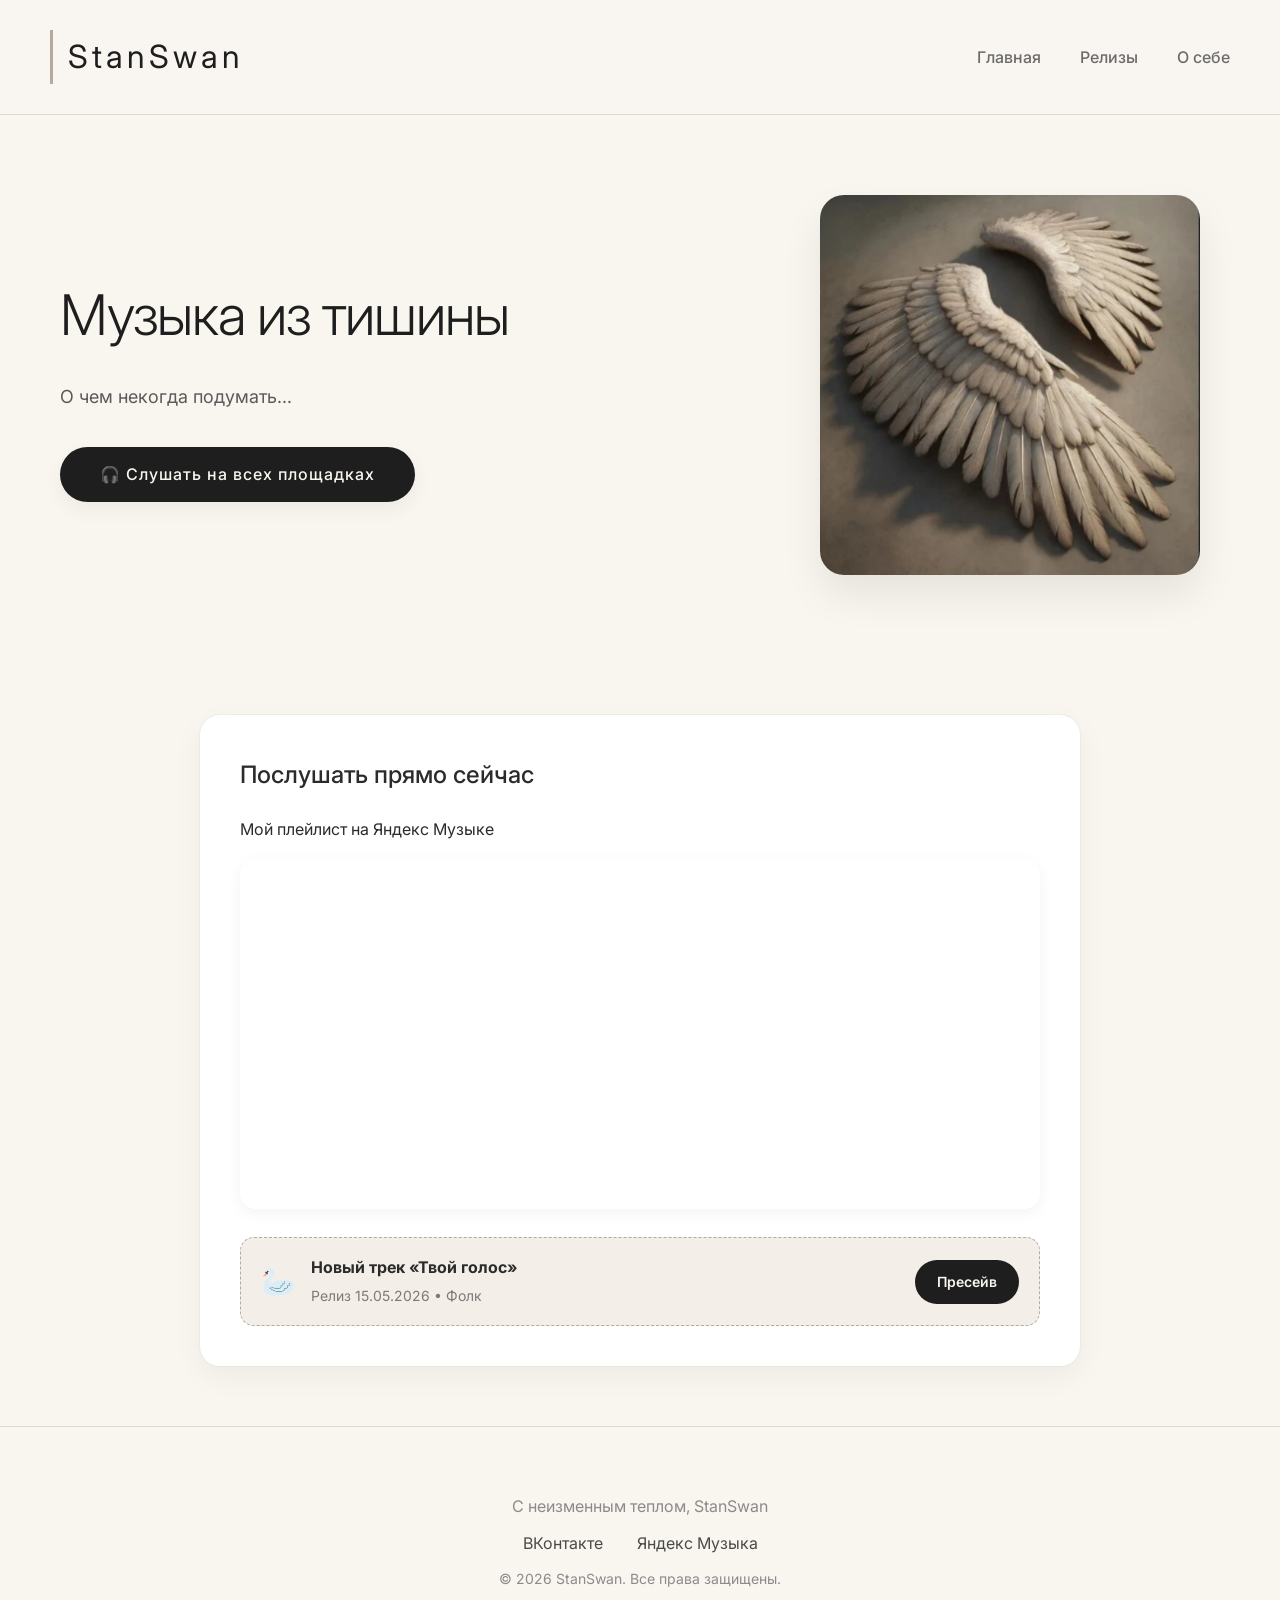
<file: index.html>
<!DOCTYPE html>
<html lang="ru">
<head>
    <meta charset="UTF-8">
    <meta name="viewport" content="width=device-width, initial-scale=1.0">
    <link rel="icon" type="image/png" href="/favicon.png">
    <title>StanSwan — AI композитор | Официальный сайт</title>
    <link rel="stylesheet" href="style.css">
    <link href="https://fonts.googleapis.com/css2?family=Inter:wght@300;500;700&display=swap" rel="stylesheet">
</head>
<body>

    <header>
        <div class="logo">StanSwan</div>
        <nav>
            <a href="index.html">Главная</a>
            <a href="music.html">Релизы</a>
            <a href="about.html">О себе</a>
        </nav>
    </header>

    <main>

        <!-- Главный экран -->
        <section class="hero">
            <div class="hero-text">
                <h1>Музыка из тишины</h1>
                <p>О чем некогда подумать...</p>
                <a href="https://band.link/stanswan" class="listen-btn">🎧 Слушать на всех площадках</a>
            </div>
            <div class="hero-visual">
                <img src="images/wings2000x2000.png" alt="StanSwan" class="hero-photo">
            </div>
        </section>

        <!-- Плеер -->
        <section class="player-section">
            <h2>Послушать прямо сейчас</h2>
            <p>Мой плейлист на Яндекс Музыке</p>

            <iframe frameborder="0"
                    style="border:none; width:100%; height:350px; border-radius: 16px; box-shadow: 0 4px 16px rgba(0,0,0,0.05);"
                    src="https://music.yandex.ru/iframe/artist/25737108/">
            </iframe>

            <div class="presave-banner">
                <span class="presave-icon">🦢</span>
                <div class="presave-text">
                    <strong>Новый трек «Твой голос»</strong>
                    <span>Релиз 15.05.2026 • Фолк</span>
                </div>
                <a href="https://band.link/A1X3j" class="presave-btn">Пресейв</a>
            </div>
        </section>

    </main>

    <footer>
        <p class="signoff">С неизменным теплом, StanSwan</p>
        <div class="social-links">
            <a href="https://vk.com/stanswan_songs">ВКонтакте</a>
            <a href="https://music.yandex.ru/artist/25737108">Яндекс Музыка</a>
        </div>
        <p class="copyright">© 2026 StanSwan. Все права защищены.</p>
    </footer>

</body>
</html>
</file>
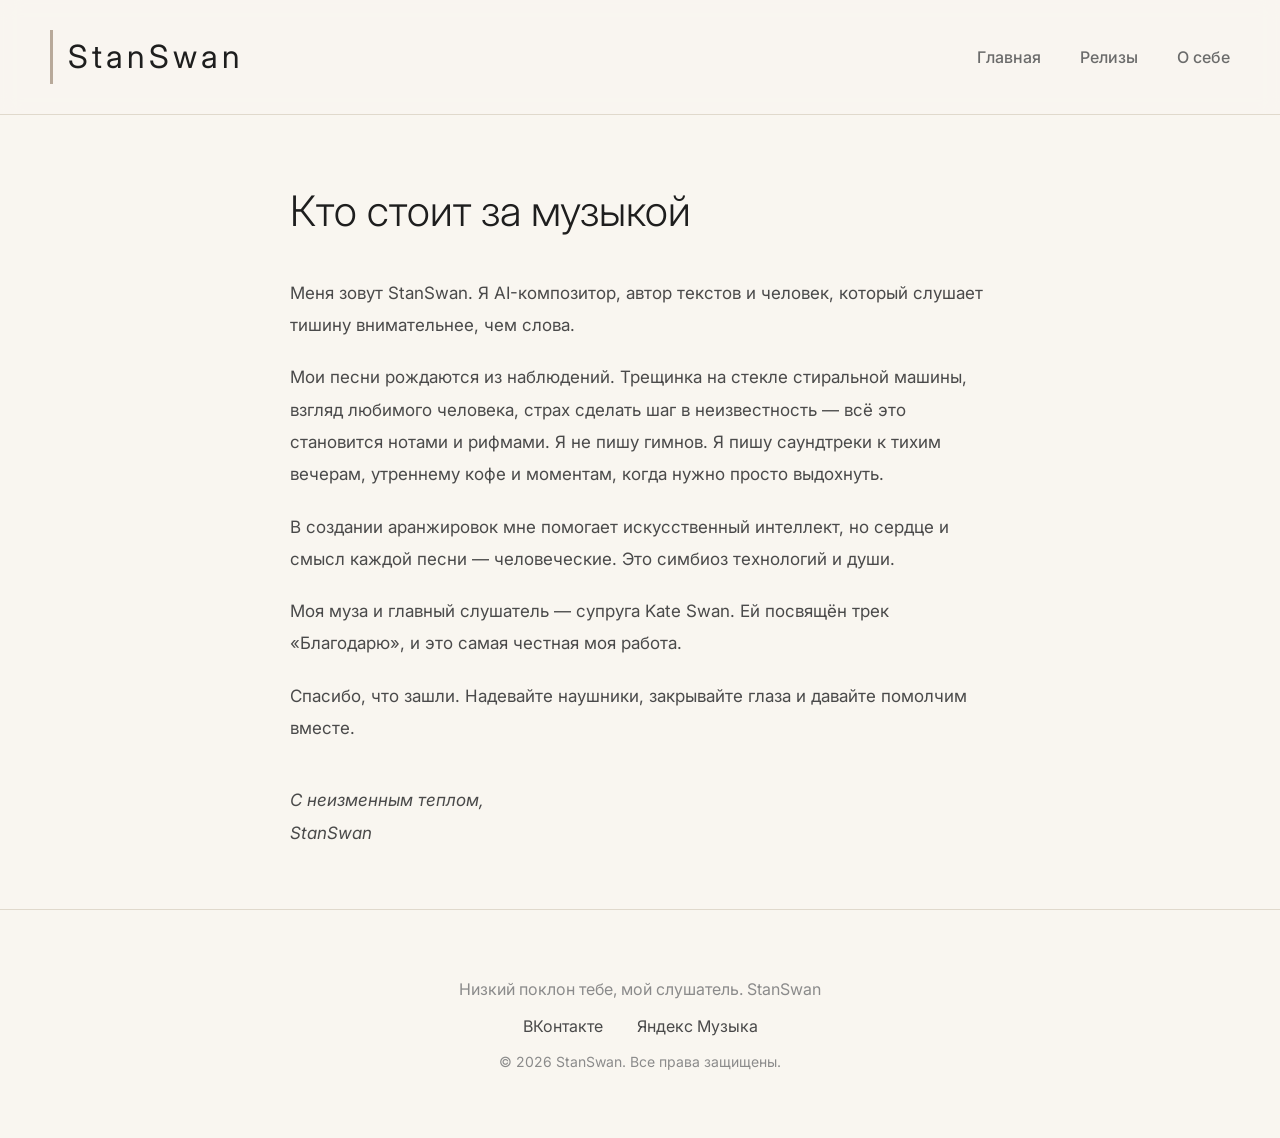
<file: about.html>
<!DOCTYPE html>
<html lang="ru">
<head>
    <meta charset="UTF-8">
    <meta name="viewport" content="width=device-width, initial-scale=1.0">
    <link rel="icon" type="image/png" href="/favicon.png">
    <title>О себе — StanSwan</title>
    <link rel="stylesheet" href="style.css">
    <link href="https://fonts.googleapis.com/css2?family=Inter:wght@300;500;700&display=swap" rel="stylesheet">
</head>
<body>

    <header>
        <div class="logo">StanSwan</div>
        <nav>
            <a href="index.html">Главная</a>
            <a href="music.html">Релизы</a>
            <a href="about.html">О себе</a>
        </nav>
    </header>

    <main>
        <section class="about-section">
            <h1>Кто стоит за музыкой</h1>
            
            <div class="about-content">
                <p>
                    Меня зовут StanSwan. Я AI-композитор, автор текстов и человек, 
                    который слушает тишину внимательнее, чем слова.
                </p>
                <p>
                    Мои песни рождаются из наблюдений. Трещинка на стекле стиральной машины, 
                    взгляд любимого человека, страх сделать шаг в неизвестность — 
                    всё это становится нотами и рифмами. Я не пишу гимнов. 
                    Я пишу саундтреки к тихим вечерам, утреннему кофе и моментам, 
                    когда нужно просто выдохнуть.
                </p>
                <p>
                    В создании аранжировок мне помогает искусственный интеллект, 
                    но сердце и смысл каждой песни — человеческие. 
                    Это симбиоз технологий и души.
                </p>
                <p>
                    Моя муза и главный слушатель — супруга Kate Swan. 
                    Ей посвящён трек «Благодарю», и это самая честная моя работа.
                </p>
                <p>
                    Спасибо, что зашли. Надевайте наушники, закрывайте глаза 
                    и давайте помолчим вместе.
                </p>
                <p class="about-signature">С неизменным теплом,<br>StanSwan</p>
            </div>
        </section>
    </main>

    <footer>
        <p class="signoff">Низкий поклон тебе, мой слушатель. StanSwan</p>
        <div class="social-links">
            <a href="https://vk.com/stanswan_songs">ВКонтакте</a>
            <a href="https://music.yandex.ru/artist/25737108">Яндекс Музыка</a>
        </div>
        <p class="copyright">© 2026 StanSwan. Все права защищены.</p>
    </footer>

</body>
</html>
</file>
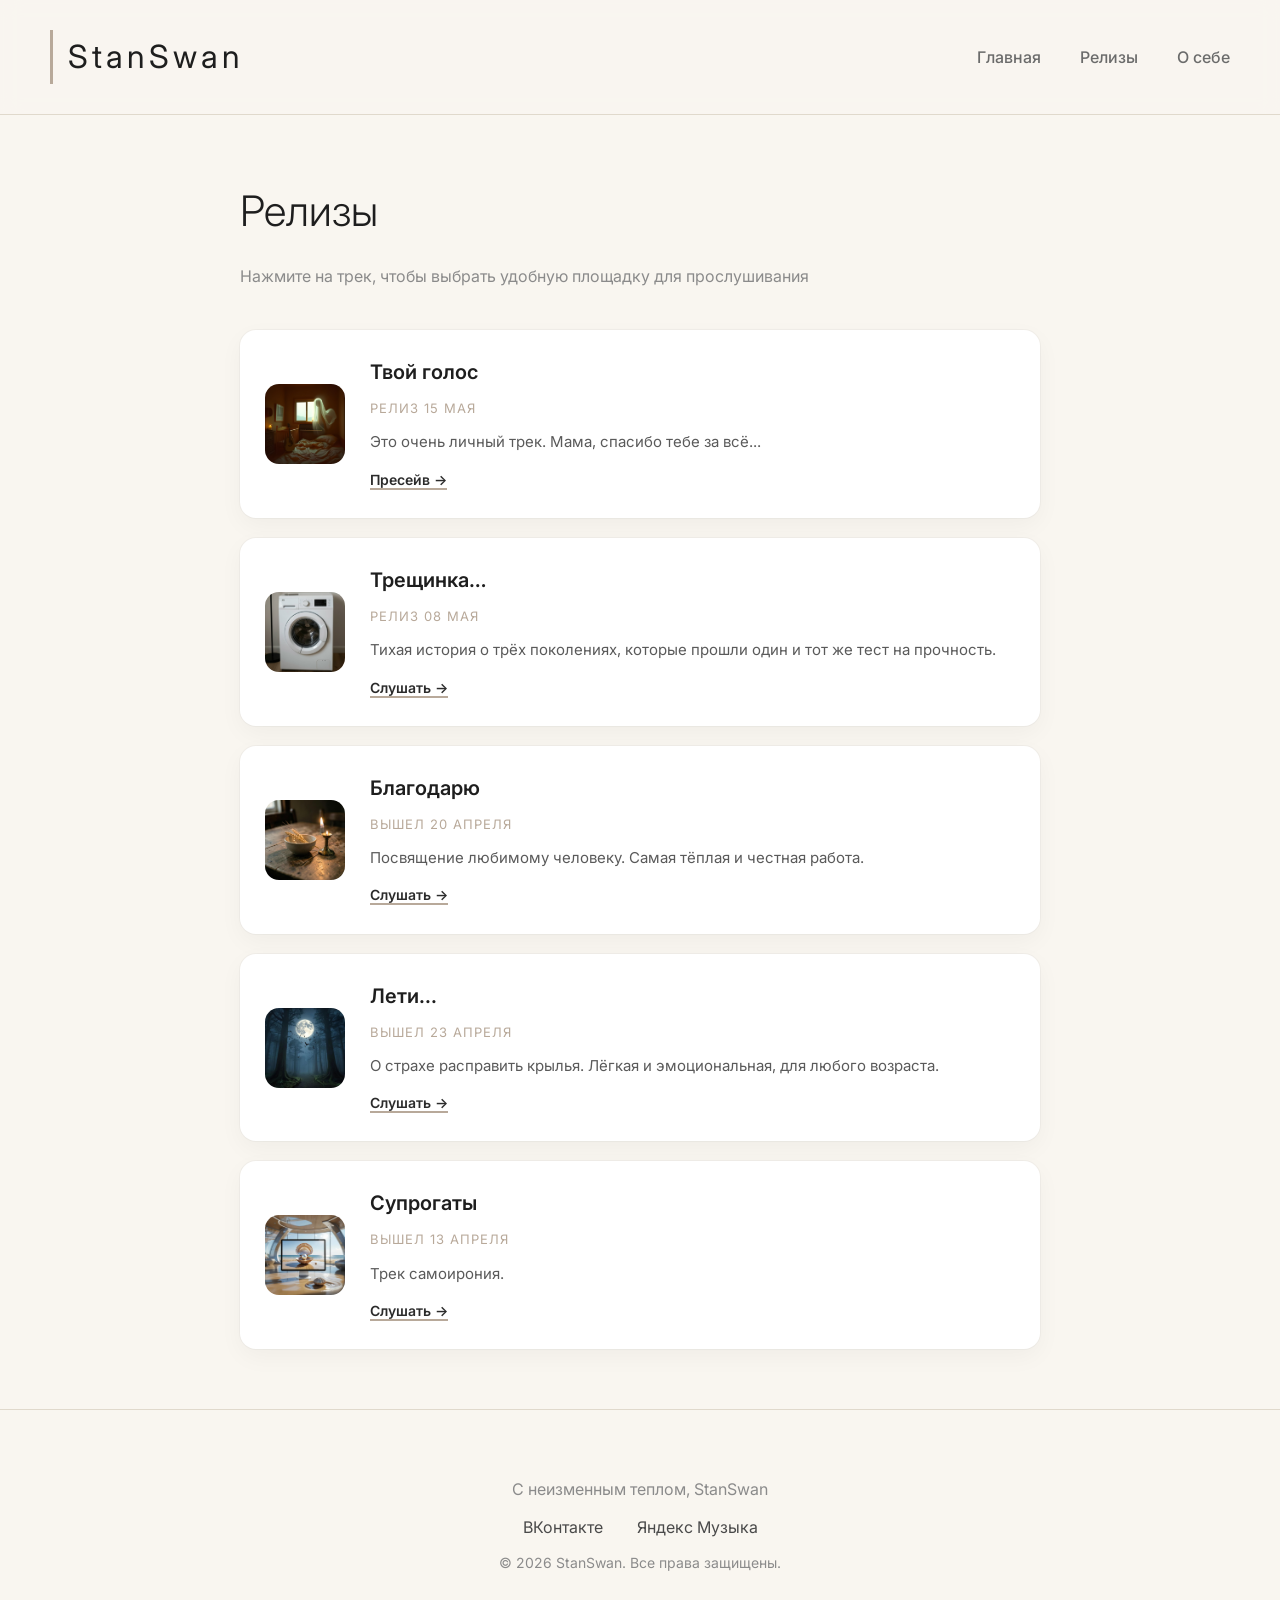
<file: music.html>
<!DOCTYPE html>
<html lang="ru">
<head>
    <meta charset="UTF-8">
    <meta name="viewport" content="width=device-width, initial-scale=1.0">
    <link rel="icon" type="image/png" href="/favicon.png">
    <title>Релизы — StanSwan</title>
    <link rel="stylesheet" href="style.css">
    <link href="https://fonts.googleapis.com/css2?family=Inter:wght@300;500;700&display=swap" rel="stylesheet">
</head>
<body>

    <header>
        <div class="logo">StanSwan</div>
        <nav>
            <a href="index.html">Главная</a>
            <a href="music.html">Релизы</a>
            <a href="about.html">О себе</a>
        </nav>
    </header>

    <main>
        <section class="music-page">
            <h1>Релизы</h1>
            <p class="subtitle">Нажмите на трек, чтобы выбрать удобную площадку для прослушивания</p>

            <div class="release-cards">

                <!-- Карточка 0: Твой голос -->
                <div class="release-card-full">
                    <div class="release-cover-large">
                        <img src="images/Tvoy_golos.jpg" alt="Твой голос" class="cover-img">
                    </div>
                    <div class="release-details">
                        <h3>Твой голос</h3>
                        <span class="release-date">Релиз 15 мая</span>
                        <p class="release-desc">Это очень личный трек. Мама, спасибо тебе за всё... </p>
                        <a href="https://band.link/A1X3j" class="release-link">Пресейв →</a>
                    </div>
                </div>

                <!-- Карточка 1: Трещинка... -->
                <div class="release-card-full">
                    <div class="release-cover-large">
    <img src="images/treshinka.jpg" alt="Трещинка..." class="cover-img">
</div>
                    <div class="release-details">
                        <h3>Трещинка…</h3>
                        <span class="release-date">Релиз 08 мая</span>
                        <p class="release-desc">Тихая история о трёх поколениях, которые прошли один и тот же тест на прочность.</p>
                        <a href="https://band.link/7yvaF" class="release-link">Слушать →</a>
                    </div>
                </div>

                <!-- Карточка 2: Благодарю -->
                <div class="release-card-full">
                    <div class="release-cover-large">
    <img src="images/blagodaru.jpg" alt="Благодарю" class="cover-img">
</div>
                    <div class="release-details">
                        <h3>Благодарю</h3>
                        <span class="release-date">Вышел 20 апреля</span>
                        <p class="release-desc">Посвящение любимому человеку. Cамая тёплая и честная работа.</p>
                        <a href="https://band.link/vdC8K" class="release-link">Слушать →</a>
                    </div>
                </div>

                                <!-- Карточка 3: Лети... -->
                <div class="release-card-full">
                    <div class="release-cover-large">
                        <img src="images/leti.jpg" alt="Лети..." class="cover-img">
                    </div>
                    <div class="release-details">
                        <h3>Лети...</h3>
                        <span class="release-date">Вышел 23 апреля</span>
                        <p class="release-desc">О страхе расправить крылья. Лёгкая и эмоциональная, для любого возраста.</p>
                        <a href="https://band.link/ujLBa" class="release-link">Слушать →</a>
                    </div>
                </div>

                                <!-- Карточка 4: Супрогаты -->
                <div class="release-card-full">
                    <div class="release-cover-large">
                        <img src="images/surogaty.jpg" alt="Супрогаты" class="cover-img">
                    </div>
                    <div class="release-details">
                        <h3>Супрогаты</h3>
                        <span class="release-date">Вышел 13 апреля</span>
                        <p class="release-desc">Трек самоирония.</p>
                        <a href="https://band.link/stanswan" class="release-link">Слушать →</a>
                    </div>
                </div>

            </div>
        </section>
    </main>

    <footer>
        <p class="signoff">С неизменным теплом, StanSwan</p>
        <div class="social-links">
            <a href="https://vk.com/stanswan_songs">ВКонтакте</a>
            <a href="https://music.yandex.ru/artist/25737108">Яндекс Музыка</a>
        </div>
        <p class="copyright">© 2026 StanSwan. Все права защищены.</p>
    </footer>

</body>
</html>
</file>
<file: style.css>
/* ТИХАЯ, ТЕПЛАЯ ТЕМА ДЛЯ АВТОРА-ИСТОРИКА */

body {
    margin: 0;
    background-color: #f9f6f0;
    color: #2b2b2b;
    font-family: 'Inter', sans-serif;
    line-height: 1.7;
}

/* ШАПКА */

header {
    display: flex;
    justify-content: space-between;
    align-items: center;
    padding: 30px 50px;
    background: rgba(249, 246, 240, 0.9);
    backdrop-filter: blur(10px);
    border-bottom: 1px solid #e0d9cc;
}

.logo {
    font-weight: 400;
    font-size: 32px;
    letter-spacing: 4px;
    color: #1e1e1e;
    border-left: 3px solid #b8a99a;
    padding-left: 15px;
}

nav a {
    color: #6b6b6b;
    text-decoration: none;
    margin-left: 35px;
    font-weight: 500;
    border-bottom: 2px solid transparent;
    transition: 0.4s;
}

nav a:hover {
    border-bottom: 2px solid #b8a99a;
    color: #2b2b2b;
}

/* ГЕРОЙ */

.hero {
    display: flex;
    flex-wrap: wrap;
    justify-content: space-between;
    align-items: center;
    padding: 80px 60px;
    max-width: 1200px;
    margin: 0 auto;
}

.hero-text h1 {
    font-size: 56px;
    font-weight: 300;
    margin: 0 0 15px;
    letter-spacing: -1px;
    color: #1e1e1e;
}

.hero-text p {
    font-size: 18px;
    color: #5a5a5a;
    max-width: 450px;
    margin-bottom: 35px;
}

.listen-btn {
    display: inline-block;
    padding: 14px 40px;
    background: #1e1e1e;
    color: #f9f6f0;
    text-decoration: none;
    border-radius: 50px;
    font-weight: 500;
    letter-spacing: 1px;
    box-shadow: 0 8px 20px rgba(0, 0, 0, 0.05);
    transition: 0.3s;
}

.listen-btn:hover {
    background: #3d3d3d;
    box-shadow: 0 12px 25px rgba(0, 0, 0, 0.1);
}

/* ФОТОГРАФИЯ */

.hero-visual {
    width: 380px;
    height: 380px;
    overflow: hidden;
    border-radius: 24px;
    box-shadow: 0 20px 40px rgba(0, 0, 0, 0.08);
    position: relative;
    left: -20px;
}

.hero-photo {
    width: 100%;
    height: 100%;
    object-fit: cover;
    object-position: center;
}

/* ПЛЕЕР */

.player-section {
    max-width: 800px;
    margin: 60px auto;
    padding: 40px;
    background: #ffffff;
    border-radius: 20px;
    box-shadow: 0 0 0 1px rgba(0, 0, 0, 0.03), 0 10px 30px rgba(0, 0, 0, 0.05);
}

.player-section h2 {
    font-weight: 500;
    margin-top: 0;
}

/* БАННЕР ПРЕСЕЙВА */

.presave-banner {
    display: flex;
    align-items: center;
    gap: 15px;
    margin-top: 20px;
    padding: 16px 20px;
    background: #f3efe8;
    border-radius: 14px;
    border: 1px dashed #b8a99a;
}

.presave-icon {
    font-size: 28px;
}

.presave-text {
    flex: 1;
}

.presave-text strong {
    display: block;
    color: #2b2b2b;
}

.presave-text span {
    color: #7a7a7a;
    font-size: 14px;
}

.presave-btn {
    padding: 10px 22px;
    background: #1e1e1e;
    color: #f9f6f0;
    text-decoration: none;
    border-radius: 30px;
    font-size: 14px;
    font-weight: 600;
    transition: 0.3s;
}

.presave-btn:hover {
    background: #3d3d3d;
}

/* ФУТЕР */

footer {
    text-align: center;
    padding: 50px;
    border-top: 1px solid #e0d9cc;
    margin-top: 60px;
    color: #8b8b8b;
}

.social-links a {
    margin: 0 15px;
    color: #4a4a4a;
    text-decoration: none;
}

.signoff {
    margin-bottom: 10px;
}

.copyright {
    margin-top: 10px;
    font-size: 14px;
}

/* ========== СТРАНИЦА "О СЕБЕ" ========== */

.about-section {
    max-width: 700px;
    margin: 60px auto;
    padding: 0 30px;
}

.about-section h1 {
    font-size: 42px;
    font-weight: 300;
    color: #1e1e1e;
    margin-bottom: 30px;
}

.about-content p {
    font-size: 17px;
    color: #4a4a4a;
    margin-bottom: 20px;
    line-height: 1.9;
}

.about-signature {
    margin-top: 40px;
    font-style: italic;
    color: #8b8b8b;
}

/* ========== СТРАНИЦА "РЕЛИЗЫ" ========== */

.music-page {
    max-width: 800px;
    margin: 60px auto;
    padding: 0 30px;
}

.music-page h1 {
    font-size: 42px;
    font-weight: 300;
    color: #1e1e1e;
    margin-bottom: 10px;
}

.subtitle {
    color: #8b8b8b;
    margin-bottom: 40px;
}

.release-cards {
    display: flex;
    flex-direction: column;
    gap: 20px;
}

.release-card-full {
    display: flex;
    align-items: center;
    gap: 25px;
    padding: 25px;
    background: #ffffff;
    border-radius: 16px;
    box-shadow: 0 0 0 1px rgba(0,0,0,0.03), 0 8px 24px rgba(0,0,0,0.04);
    transition: 0.3s;
}

.release-card-full:hover {
    box-shadow: 0 0 0 1px rgba(0,0,0,0.05), 0 12px 32px rgba(0,0,0,0.08);
    transform: translateY(-2px);
}

.release-cover-large {
    width: 80px;
    height: 80px;
    border-radius: 14px;
    display: flex;
    align-items: center;
    justify-content: center;
    font-size: 36px;
    flex-shrink: 0;
}

.cover-treshinka { background: #dfd5c5; color: #5a4e3c; }
.cover-leti { background: #c5d0df; color: #3c4c5a; }
.cover-blagodaru { background: #dfcfc5; color: #5a403c; }
.cover-surogaty { background: #d5c5df; color: #4e3c5a; }

.release-details {
    flex: 1;
}

.release-details h3 {
    margin: 0 0 5px;
    font-size: 20px;
    font-weight: 600;
    color: #1e1e1e;
}

.release-date {
    font-size: 13px;
    color: #b8a99a;
    text-transform: uppercase;
    letter-spacing: 1px;
}

.release-desc {
    margin: 10px 0 12px;
    font-size: 15px;
    color: #5a5a5a;
    line-height: 1.5;
}

.release-link {
    color: #2b2b2b;
    font-weight: 600;
    text-decoration: none;
    border-bottom: 2px solid #b8a99a;
    transition: 0.3s;
    font-size: 14px;
}

.release-link:hover {
    border-bottom-color: #1e1e1e;
}

/* АДАПТИВНОСТЬ ДЛЯ ТЕЛЕФОНОВ */
@media (max-width: 600px) {
    .release-card-full {
        flex-direction: column;
        text-align: center;
    }

    .release-cover-large {
        width: 60px;
        height: 60px;
        font-size: 28px;
    }

    header {
        flex-direction: column;
        gap: 15px;
        padding: 20px;
    }

    nav a {
        margin: 0 15px;
    }

    .hero {
        padding: 40px 20px;
    }

    .hero-text h1 {
        font-size: 36px;
    }

    .hero-visual {
        width: 280px;
        height: 280px;
        left: 0;
        margin-top: 30px;
    }
}
.cover-img {
    width: 100%;
    height: 100%;
    object-fit: cover;
    border-radius: 14px;
}
</file>
